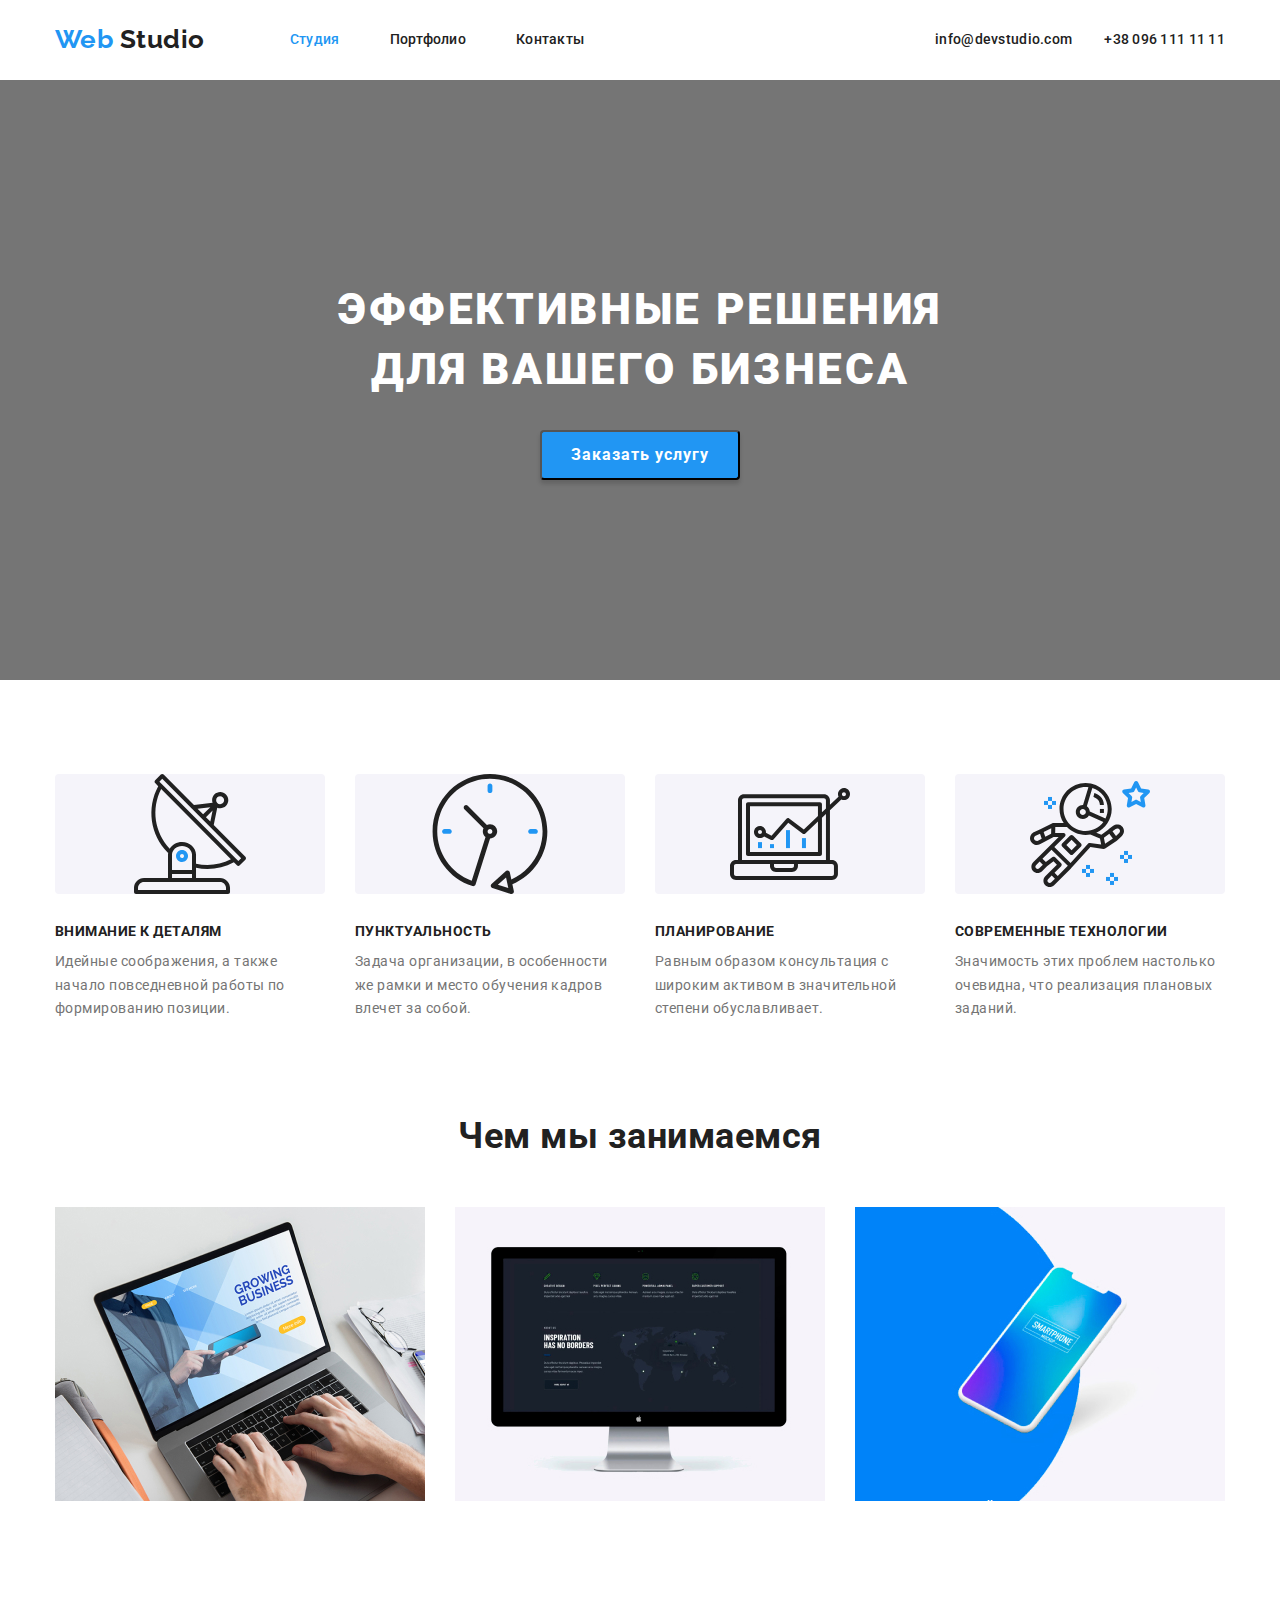
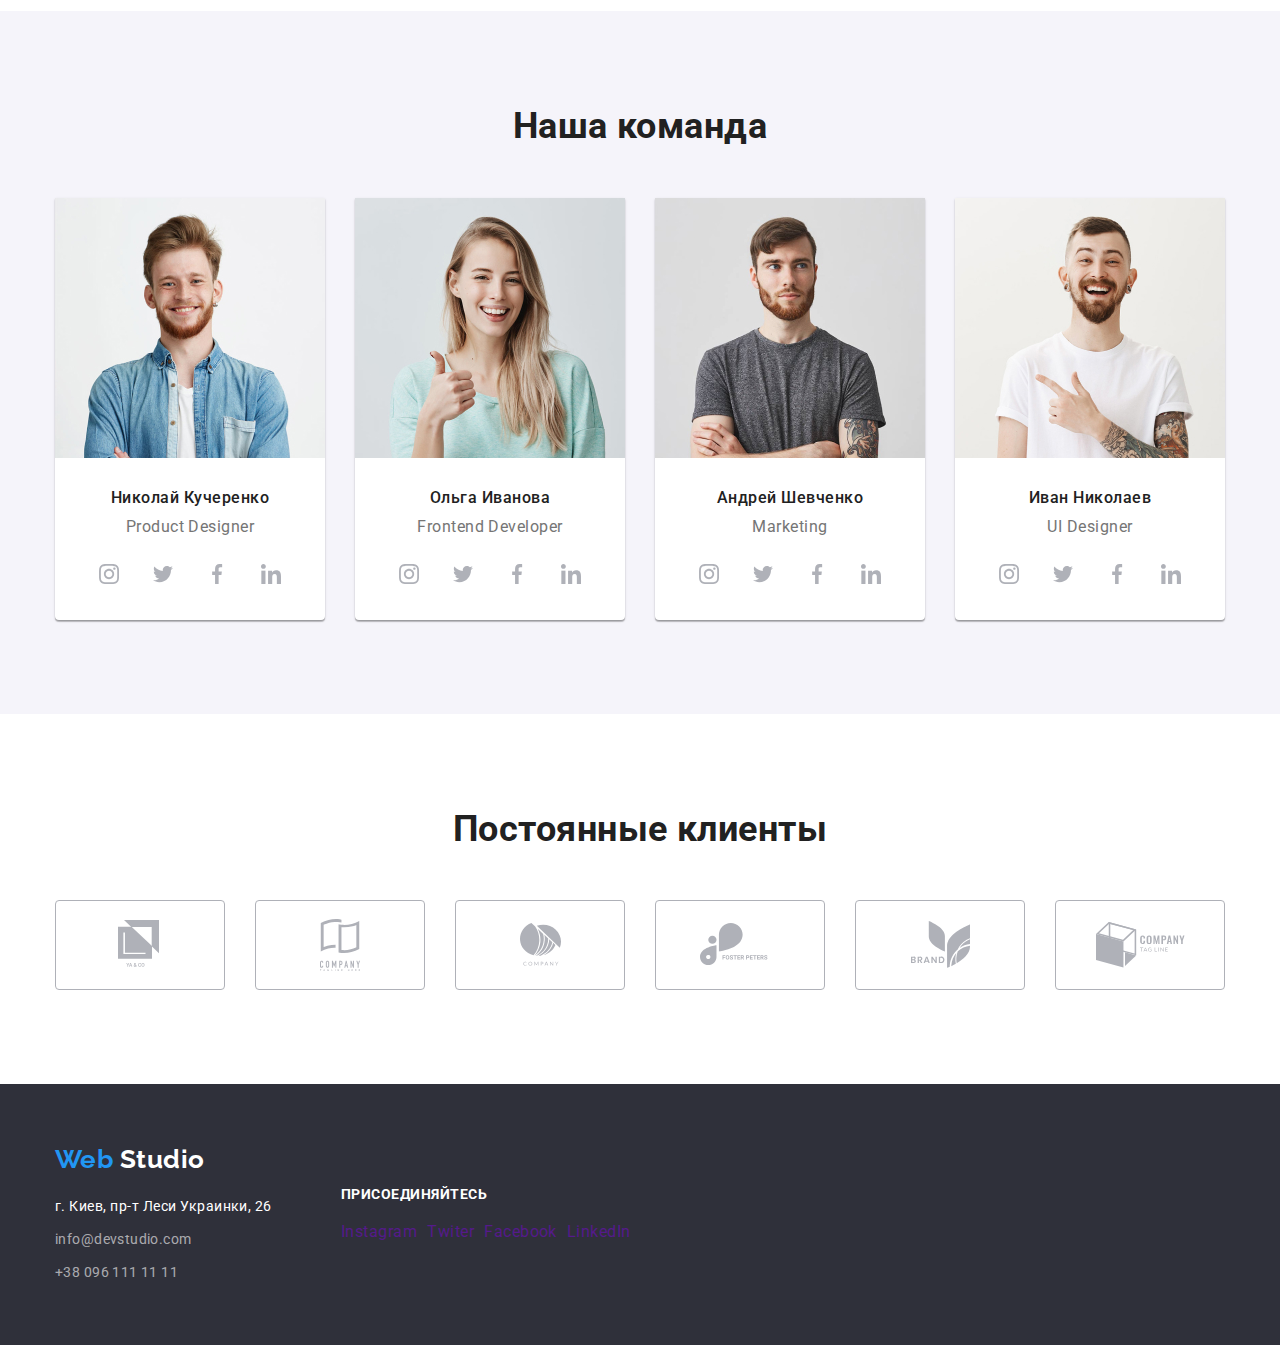
<file: index.html>
<!DOCTYPE html>
<html lang="ru">
  <head>
    <meta charset="UTF-8" />
    <meta name="viewport" content="width=device-width, initial-scale=1.0" />
    <title>Web Studio</title>
    <link
      href="https://fonts.googleapis.com/css2?family=Raleway:wght@700&family=Roboto:wght@400;500;700;900&display=swap"
      rel="stylesheet"
    />
    <link rel="stylesheet" href="./css/normalise.css" />
    <link rel="stylesheet" href="./css/style.css" />
  </head>
  <body class="page">
    <!--Шапка страницы-->
    <header>
      <div class="container main-nav">
        <div>
          <a class="logo" href="./index.html"
            >Web <span class="item">Studio</span></a
          >
        </div>
        <nav>
          <ul class="list site-nav">
            <li class="item">
              <a class="link focus" href="./index.html">Студия</a>
            </li>
            <li class="item">
              <a class="link" href="./portfolio.html" target="_blank"
                >Портфолио</a
              >
            </li>
            <li class="item"><a class="link" href="">Контакты</a></li>
          </ul>
        </nav>
        <ul class="mail list">
          <li class="item">
            <a class="link" href="mailto:info@devstudio.com"
              >info@devstudio.com</a
            >
          </li>
          <li class="item">
            <a class="link" href="tel:+380961111111">+38 096 111 11 11</a>
          </li>
        </ul>
      </div>
    </header>
    <main>
      <!--Герой страницы-->
      <section class="section hero">
        <div class="container">
          <h1 class="hero-title">
            Эффективные решения<br />
            для вашего бизнеса
          </h1>
          <button class="button">Заказать услугу</button>
        </div>
      </section>
      <!--наши преимущества -->
      <section class="section-advantages">
        <div class="container">
          <h2 class="section-title">Наши преимущества</h2>
          <ul class="list advantages">
            <li class="item">
              <div class="pictures">
                <img src="./image/antenna.svg" alt="антена" />
              </div>
              <h3 class="title">Внимание к деталям</h3>
              <p class="text">
                Идейные соображения, а также начало повседневной работы по
                формированию позиции.
              </p>
            </li>
            <li class="item">
              <div class="pictures">
                <img src="./image/clock.svg" alt="часы" />
              </div>
              <h3 class="title">Пунктуальность</h3>
              <p class="text">
                Задача организации, в особенности же рамки и место обучения
                кадров влечет за собой.
              </p>
            </li>
            <li class="item">
              <div class="pictures">
                <img src="./image/diagram.svg" alt="диограмма" />
              </div>
              <h3 class="title">Планирование</h3>
              <p class="text">
                Равным образом консультация с широким активом в значительной
                степени обуславливает.
              </p>
            </li>
            <li class="item">
              <div class="pictures">
                <img src="./image/astronaut.svg" alt="астронавт" />
              </div>
              <h3 class="title">Современные технологии</h3>
              <p class="text">
                Значимость этих проблем настолько очевидна, что реализация
                плановых заданий.
              </p>
            </li>
          </ul>
        </div>
      </section>
      <!-- Чем мы занимаемся -->
      <section class="section-works">
        <div class="container">
          <h2 class="section-title">Чем мы занимаемся</h2>
          <ul class="list works">
            <li class="item">
              <img
                src="./image/activity1.jpg"
                alt="Ноутбук"
                width="370"
                height="294"
              />
              <h3 class="title">десктопные приложения</h3>
            </li>
            <li class="item">
              <img
                src="./image/activity2.jpg"
                alt="Смартфон"
                width="370"
                height="294"
              />
              <h3 class="title">мобильные приложения</h3>
            </li>
            <li class="item">
              <img
                src="./image/activity3.jpg"
                alt="компьютер"
                width="370"
                height="294"
              />
              <h3 class="title">дизайнерские решения</h3>
            </li>
          </ul>
        </div>
      </section>
      <!-- Наша команда -->
      <section class="section-team">
        <div class="container">
          <h2 class="section-title">Наша команда</h2>
          <ul class="list team">
            <li class="item">
              <img
                class="photo"
                src="./image/foto1.jpg"
                alt="фото Николая"
                width="270"
                height="260"
              />
              <h3 class="title">Николай Кучеренко</h3>
              <p lang="en" class="text">Product Designer</p>
              <ul class="list social-networks">
                <li class="item-networks">
                  <a class="link" href="" aria-label="ссылка на инстаграм"
                    ><img src="./image/networks/instagram.svg" alt="инстаграм"
                  /></a>
                </li>
                <li class="item-networks">
                  <a class="link" href="" aria-label="ссылка на твитер"
                    ><img src="./image/networks/twitter.svg" alt="твитер" />
                  </a>
                </li>
                <li class="item-networks">
                  <a class="link" href="" aria-label="ссылка на фейсбук"
                    ><img src="./image/networks/facebook.svg" alt="фейсбук"
                  /></a>
                </li>
                <li class="item-networks">
                  <a class="link" href="" aria-label="ссылка на линкендин"
                    ><img src="./image/networks/linkedin.svg" alt="линкендин"
                  /></a>
                </li>
              </ul>
            </li>
            <li class="item">
              <img
                class="photo"
                src="./image/foto2.jpg"
                alt="фото Ольги"
                width="270"
                height="260"
              />
              <h3 class="title">Ольга Иванова</h3>
              <p lang="en" class="text">Frontend Developer</p>
              <ul class="list social-networks">
                <li class="item-networks">
                  <a class="link" href="" aria-label="ссылка на инстаграм"
                    ><img src="./image/networks/instagram.svg" alt="инстаграм"
                  /></a>
                </li>
                <li class="item-networks">
                  <a class="link" href="" aria-label="ссылка на твитер"
                    ><img src="./image/networks/twitter.svg" alt="твитер" />
                  </a>
                </li>
                <li class="item-networks">
                  <a class="link" href="" aria-label="ссылка на фейсбук"
                    ><img src="./image/networks/facebook.svg" alt="фейсбук"
                  /></a>
                </li>
                <li class="item-networks">
                  <a class="link" href="" aria-label="ссылка на линкендин"
                    ><img src="./image/networks/linkedin.svg" alt="линкендин"
                  /></a>
                </li>
              </ul>
            </li>
            <li class="item">
              <img
                class="photo"
                src="./image/foto3.jpg"
                alt="фото Андрея"
                width="270"
                height="260"
              />
              <h3 class="title">Андрей Шевченко</h3>
              <p lang="en" class="text">Marketing</p>
              <ul class="list social-networks">
                <li class="item-networks">
                  <a class="link" href="" aria-label="ссылка на инстаграм"
                    ><img src="./image/networks/instagram.svg" alt="инстаграм"
                  /></a>
                </li>
                <li class="item-networks">
                  <a class="link" href="" aria-label="ссылка на твитер"
                    ><img src="./image/networks/twitter.svg" alt="твитер" />
                  </a>
                </li>
                <li class="item-networks">
                  <a class="link" href="" aria-label="ссылка на фейсбук"
                    ><img src="./image/networks/facebook.svg" alt="фейсбук"
                  /></a>
                </li>
                <li class="item-networks">
                  <a class="link" href="" aria-label="ссылка на линкендин"
                    ><img src="./image/networks/linkedin.svg" alt="линкендин"
                  /></a>
                </li>
              </ul>
            </li>
            <li class="item">
              <img
                class="photo"
                src="./image/foto4.jpg"
                alt="фото Ивана"
                width="270"
                height="260"
              />
              <h3 class="title">Иван Николаев</h3>
              <p lang="en" class="text">UI Designer</p>
              <ul class="list social-networks">
                <li class="item-networks">
                  <a class="link" href="" aria-label="ссылка на инстаграм"
                    ><img src="./image/networks/instagram.svg" alt="инстаграм"
                  /></a>
                </li>
                <li class="item-networks">
                  <a class="link" href="" aria-label="ссылка на твитер"
                    ><img src="./image/networks/twitter.svg" alt="твитер" />
                  </a>
                </li>
                <li class="item-networks">
                  <a class="link" href="" aria-label="ссылка на фейсбук"
                    ><img src="./image/networks/facebook.svg" alt="фейсбук"
                  /></a>
                </li>
                <li class="item-networks">
                  <a class="link" href="" aria-label="ссылка на линкендин"
                    ><img src="./image/networks/linkedin.svg" alt="линкендин"
                  /></a>
                </li>
              </ul>
            </li>
          </ul>
        </div>
      </section>
      <!-- Постоянные клиенты -->
      <section class="section-customers">
        <div class="container">
          <h2 class="section-title">Постоянные клиенты</h2>
          <ul class="list customers">
            <li class="item">
              <a class="link" href=""
                ><img src="./image/logo1.svg" alt="logo-1"
              /></a>
            </li>
            <li class="item">
              <a class="link" href=""
                ><img src="./image/logo2.svg" alt="logo-2"
              /></a>
            </li>
            <li class="item">
              <a class="link" href=""
                ><img src="./image/logo3.svg" alt="logo-3"
              /></a>
            </li>
            <li class="item">
              <a class="link" href=""
                ><img src="./image/logo4.svg" alt="logo-4"
              /></a>
            </li>
            <li class="item">
              <a class="link" href=""
                ><img src="./image/logo5.svg" alt="logo-5"
              /></a>
            </li>
            <li class="item">
              <a class="link" href=""
                ><img src="./image/logo6.svg" alt="logo-6"
              /></a>
            </li>
          </ul>
        </div>
      </section>
    </main>
    <!-- Подвал сайта -->
    <footer class="footer">
      <div class="container">
        <div class="block-contaks">
          <a class="logo link" href="./index.html"
            >Web <span class="word">Studio</span></a
          >
          <address>
            <ul class="list">
              <li>
                <a
                  class="location link"
                  href="https://goo.gl/maps/NypTD91cG4czdafWA"
                  target="_blank"
                  >г. Киев, пр-т Леси Украинки, 26</a
                >
              </li>
              <li>
                <a class="contaks link mail" href="mailto:info@devstudio.com"
                  >info@devstudio.com</a
                >
              </li>
              <li>
                <a class="contaks link" href="tel:+380961111111"
                  >+38 096 111 11 11</a
                >
              </li>
            </ul>
          </address>
        </div>
        <div class="blok-action">
          <b class="action">присоединяйтесь</b>
          <ul class="list social-networks">
            <li class="item">
              <a class="link" href="" aria-label="ссылка на инстаграм"
                >Instagram</a
              >
            </li>
            <li class="item">
              <a class="link" href="" aria-label="ссылка на твитер">Twiter </a>
            </li>
            <li class="item">
              <a class="link" href="" aria-label="ссылка на фейсбук"
                >Facebook</a
              >
            </li>
            <li class="item">
              <a class="link" href="" aria-label="ссылка на линкендин"
                >LinkedIn</a
              >
            </li>
          </ul>
        </div>
      </div>
    </footer>
  </body>
</html>
</file>
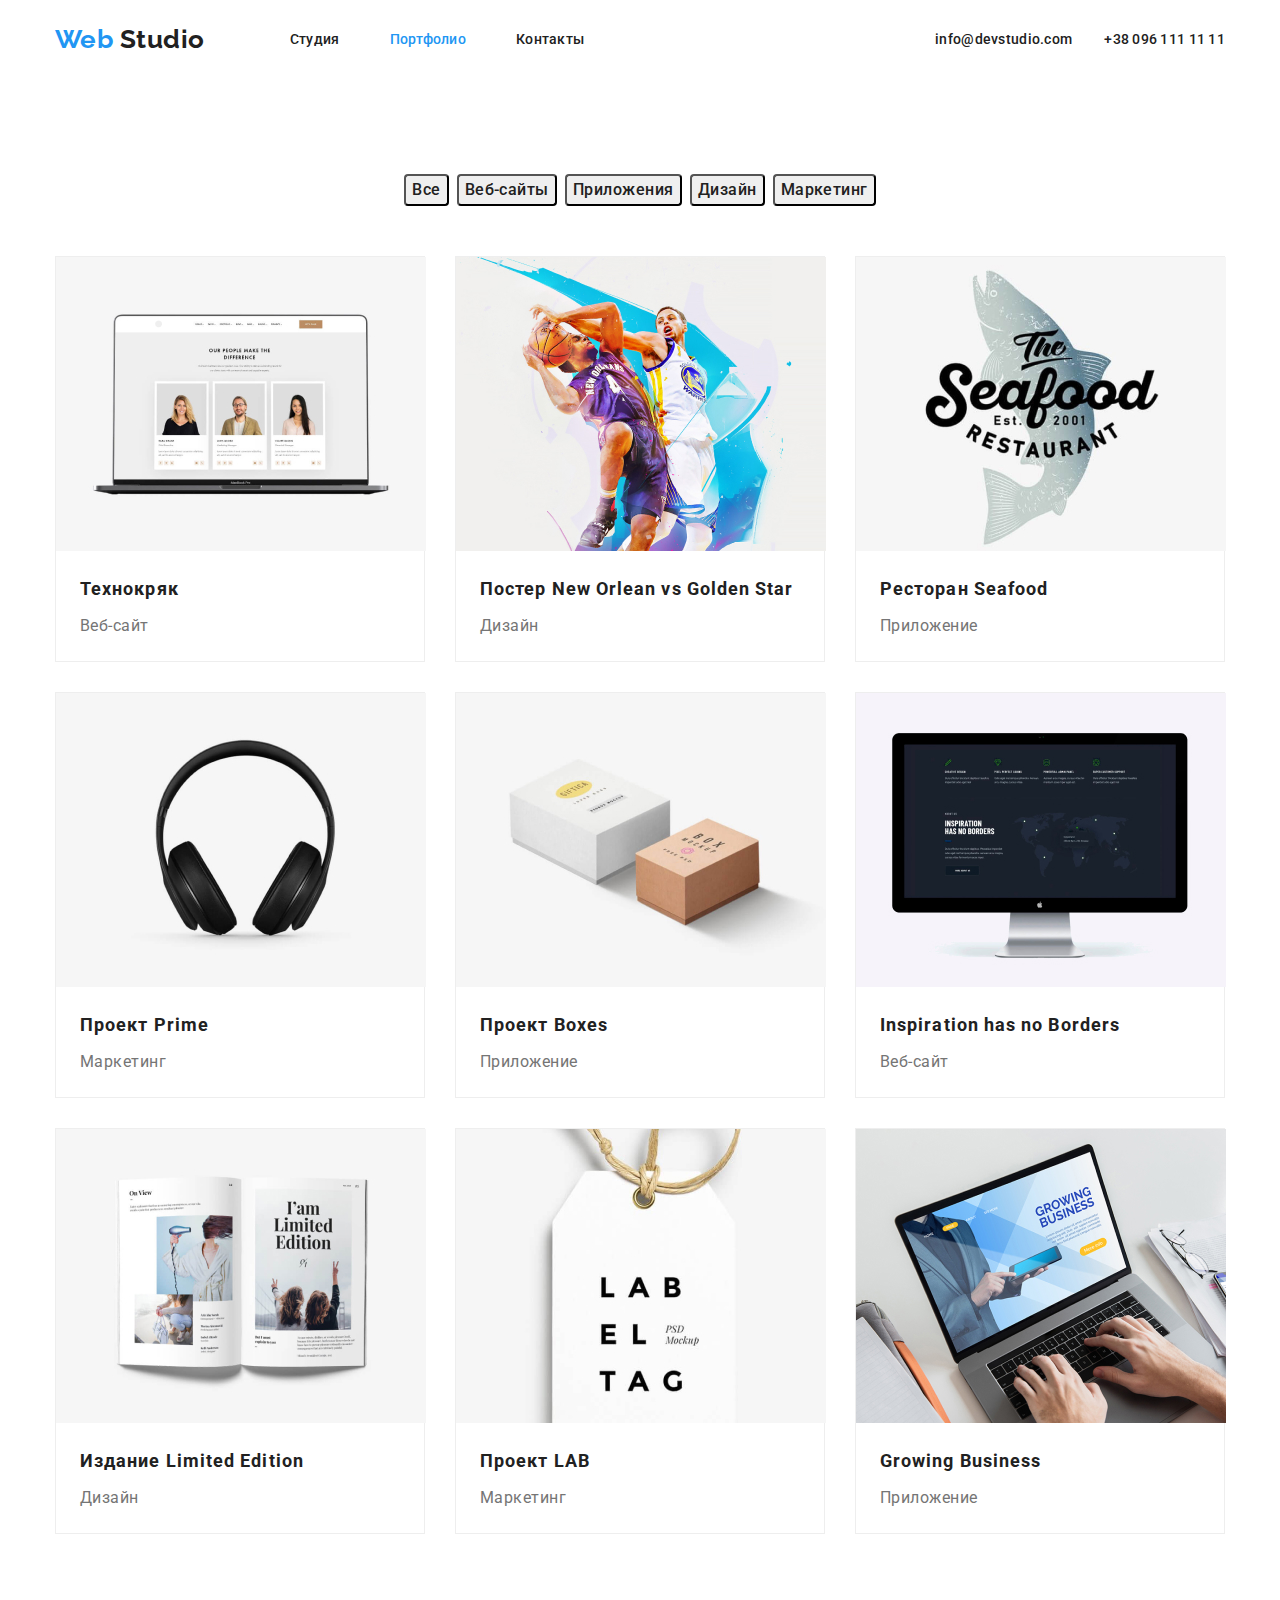
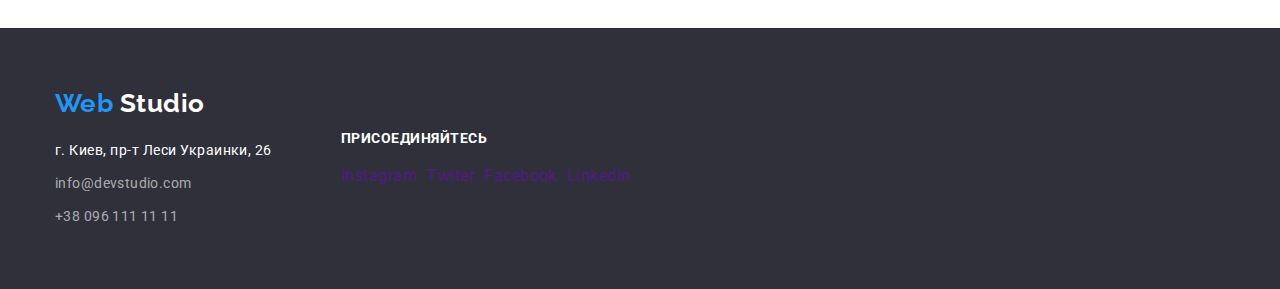
<file: portfolio.html>
<!DOCTYPE html>
<html lang="ru">
  <head>
    <meta charset="UTF-8" />
    <meta name="viewport" content="width=device-width, initial-scale=1.0" />
    <title>Портфолио</title>
    <link
      href="https://fonts.googleapis.com/css2?family=Raleway:wght@700&family=Roboto:wght@400;500;700;900&display=swap"
      rel="stylesheet"
    />
    <link rel="stylesheet" href="./css/normalise.css" />
    <link rel="stylesheet" href="./css/style.css" />
  </head>

  <body class="page">
    <!--Шапка страницы-->
    <header>
      <div class="container main-nav">
        <div>
          <a class="logo" href="./index.html"
            >Web <span class="item">Studio</span></a
          >
        </div>
        <nav>
          <ul class="list site-nav">
            <li class="item">
              <a class="link" href="./index.html">Студия</a>
            </li>
            <li class="item focus">
              <a class="link focus" href="./portfolio.html" target="_blank"
                >Портфолио</a
              >
            </li>
            <li class="item"><a class="link" href="">Контакты</a></li>
          </ul>
        </nav>
        <ul class="mail list">
          <li class="item">
            <a class="link" href="mailto:info@devstudio.com"
              >info@devstudio.com</a
            >
          </li>
          <li class="item">
            <a class="link" href="tel:+380961111111">+38 096 111 11 11</a>
          </li>
        </ul>
      </div>
    </header>
    <!-- наполнение сайта -->
    <main class="section-portfolio">
      <div class="container">
        <h1 class="title-portfolio">Наши проекты</h1>
        <ul class="strainer list">
          <li class="item"><button type="button" class="radio-button">Все</button></li>
          <li class="item"><button type="button" class="radio-button">Веб-сайты</button></li>
          <li class="item"><button type="button" class="radio-button">Приложения</button></li>
          <li class="item"><button type="button" class="radio-button">Дизайн</button></li>
          <li class="item"><button type="button" class="radio-button">Маркетинг</button></li>
        </ul>
        <ul class="projects list">
          <li class="item">
            <a class="link" href=""
              ><img
                src="./image/foto-projekt/img.jpg"
                alt="Фото сайта"
                width="370"
                height="294"
              />
              <h2 class="title">Технокряк</h2>
              <p class="imet">Веб-сайт</p>
              <p class="text">
                Технокряк это современная площадка распространения коронавируса.
                Компании используют эту платформу для цифрового шпионажа и атак
                на защищённые сервера конкурентов.
              </p>
            </a>
          </li>
          <li class="item">
            <a class="link" href=""
              ><img
                src="./image/foto-projekt/img-1.jpg"
                alt="Баскетболисты"
                width="370"
                height="294"
              />
              <h2 class="title">Постер New Orlean vs Golden Star</h2>
              <p class="imet">Дизайн</p>
              <p class="text">
                Технокряк это современная площадка распространения коронавируса.
                Компании используют эту платформу для цифрового шпионажа и атак
                на защищённые сервера конкурентов.
              </p>
            </a>
          </li>
          <li class="item">
            <a class="link" href=""
              ><img
                src="./image/foto-projekt/img-2.jpg"
                alt="Логоти ресторана"
                width="370"
                height="294"
              />
              <h2 class="title">Ресторан Seafood</h2>
              <p class="imet">Приложение</p>
              <p class="text">
              Технокряк это современная площадка распространения коронавируса.
              Компании используют эту платформу для цифрового шпионажа и атак
              на защищённые сервера конкурентов.
              </p>
            </a>
          </li>
          <li class="item">
            <a class="link" href=""
              ><img
                src="./image/foto-projekt/img-3.jpg"
                alt="Наушники"
                width="370"
                height="294"
              />
              <h2 class="title">Проект Prime</h2>
              <p class="imet">Маркетинг</p>
               <p class="text">
                Технокряк это современная площадка распространения коронавируса.
                Компании используют эту платформу для цифрового шпионажа и атак
                на защищённые сервера конкурентов.
              </p>
            </a>
          </li>
          <li class="item">
            <a class="link" href=""
              ><img
                src="./image/foto-projekt/img-4.jpg"
                alt="Коробки"
                width="370"
                height="294"
              />
              <h2 class="title">Проект Boxes</h2>
              <p class="imet">Приложение</p>
              <p class="text">
                Технокряк это современная площадка распространения коронавируса.
                Компании используют эту платформу для цифрового шпионажа и атак
                на защищённые сервера конкурентов.
              </p>
            </a>
          </li>
          <li class="item">
            <a class="link" href=""
              ><img
                src="./image/foto-projekt/img-5.jpg"
                alt="Фото сайта"
                width="370"
                height="294"
              />
              <h2 class="title">Inspiration has no Borders</h2>
              <p class="imet">Веб-сайт</p>
              <p class="text">
                Технокряк это современная площадка распространения коронавируса.
                Компании используют эту платформу для цифрового шпионажа и атак
                на защищённые сервера конкурентов.
              </p>
            </a>
          </li>
          <li class="item">
            <a class="link" href=""
              ><img
                src="./image/foto-projekt/img-6.jpg"
                alt="Страница журнала"
                width="370"
                height="294"
              />
              <h2 class="title">Издание Limited Edition</h2>
              <p class="imet">Дизайн</p>
              <p class="text">
                Технокряк это современная площадка распространения коронавируса.
                Компании используют эту платформу для цифрового шпионажа и атак
                на защищённые сервера конкурентов.
              </p>
            </a>
          </li>
          <li class="item">
            <a class="link" href=""
              ><img
                src="./image/foto-projekt/img-7.jpg"
                alt="Бирка"
                width="370"
                height="294"
              />
              <h2 class="title">Проект LAB</h2>
              <p class="imet">Маркетинг</p>
              <p class="text">
                Технокряк это современная площадка распространения коронавируса.
                Компании используют эту платформу для цифрового шпионажа и атак
                на защищённые сервера конкурентов.
              </p>
            </a>
          </li>
          <li class="item">
            <a class="link" href=""
              ><img
                src="./image/foto-projekt/img-8.jpg"
                alt="Десктопное приложение"
                width="370"
                height="294"
              />
              <h2 class="title">Growing Business</h2>
              <p class="imet">Приложение</p>
              <p class="text">
                Технокряк это современная площадка распространения коронавируса.
                Компании используют эту платформу для цифрового шпионажа и атак
                на защищённые сервера конкурентов.
              </p>
            </a>
          </li>
        </ul>
      </div>
    </main>
    <!-- Подвал сайта -->
      <footer class="footer">
        <div class="container">
          <div class="block-contaks">
            <a class="logo link" href="./index.html">Web <span class="word">Studio</span></a>
            <address>
              <ul class="list">
                <li>
                  <a class="location link" href="https://goo.gl/maps/NypTD91cG4czdafWA" target="_blank">г. Киев, пр-т Леси
                    Украинки, 26</a>
                </li>
                <li>
                  <a class="contaks link mail" href="mailto:info@devstudio.com">info@devstudio.com</a>
                </li>
                <li>
                  <a class="contaks link" href="tel:+380961111111">+38 096 111 11 11</a>
                </li>
              </ul>
            </address>
          </div>
          <div class="blok-action">
            <b class="action">присоединяйтесь</b>
            <ul class="list social-networks">
              <li class="item">
                <a class="link" href="" aria-label="ссылка на инстаграм">Instagram</a>
              </li>
              <li class="item">
                <a class="link" href="" aria-label="ссылка на твитер">Twiter </a>
              </li>
              <li class="item">
                <a class="link" href="" aria-label="ссылка на фейсбук">Facebook</a>
              </li>
              <li class="item">
                <a class="link" href="" aria-label="ссылка на линкендин">LinkedIn</a>
              </li>
            </ul>
          </div>
        </div>
      </footer>
</html>
</file>
<file: css/style.css>
html {
  box-sizing: border-box;
}
*,
*::before,
*::after {
  box-sizing: inherit;
}
:root {
  --primary-text-color: #757575;
  --title-text-color: #212121;
  --accent-color: #2196f3;
  --bg-color: #fff;
  --footer-bg-color: #2f303a;
  --footer-contaks-color: rgba(255, 255, 255, 0.6);
  --team-bg-color: #f5f4fa;
  --border-projekt: #eeeeee;
}
/* утилиты */
address {
  font-style: normal;
}
img {
  display: block;
  margin: 0;
}
.page {
  margin: 0;
  color: var(--primary-text-color);
  background-color: var(--bg-color);
  font-family: Roboto, sans-serif;
  letter-spacing: 0.03em;
}
.container {
  width: 1200px;
  padding-left: 15px;
  padding-right: 15px;
  margin: 0 auto;
}
/* подсветка в навигации */
.site-nav a.focus {
  color: var(--accent-color);
}
/* точки списка */
.list {
  list-style: none;
  padding: 0;
  margin: 0;
}
/* работа ссылок */
a.link {
  text-decoration: none;
  display: block;
}
a.link:hover,
a.link:focus {
  color: var(--accent-color);
}
/* утилиты! */
/* логотип */
.logo {
  color: var(--accent-color);
  font-family: Raleway, sans-serif;
  font-weight: 700;
  font-size: 26px;
  line-height: 1.2;
  text-decoration: none;
}
.logo .item {
  color: var(--title-text-color);
}
/* навигация сайта */
.main-nav {
  display: flex;
  align-items: center;
}
.site-nav {
  display: flex;
  margin-left: 85px;
}
.site-nav .item:not(:last-child) {
  margin-right: 50px;
}
.site-nav .link {
  display: block;
  padding-top: 32px;
  padding-bottom: 32px;

  color: var(--title-text-color);
  font-weight: 500;
  font-size: 14px;
  line-height: 1.14;
  letter-spacing: 0.02em;
}
.mail {
  display: flex;
  margin-left: auto;
}
.mail .item:not(:last-child) {
  margin-right: 32px;
}
.mail .link {
  color: var(--title-text-color);
  font-weight: 500;
  font-size: 14px;
  line-height: 1.14;
  letter-spacing: 0.02em;
}
/* тело страницы */
/*герой страницы*/
.hero {
  padding-top: 200px;
  padding-bottom: 200px;
  background-color: var(--primary-text-color);
  text-align: center;
}
.hero-title {
  margin-top: 0;
  margin-bottom: 30px;
  padding: 0;

  font-weight: 900;
  font-size: 44px;
  line-height: 1.36;
  letter-spacing: 0.06em;
  text-transform: uppercase;
  color: var(--bg-color);
}
.button {
  box-shadow: 0px 4px 4px rgba(0, 0, 0, 0.15);
  border-radius: 4px;
  background-color: var(--accent-color);
  width: 200px;
  height: 50px;
  font-weight: 700;
  font-size: 16px;
  line-height: 1.87;
  letter-spacing: 0.06em;
  color: var(--bg-color);
}
/* Заголовки секций */
.section-title {
  margin-top: 0;
  margin-bottom: 50px;
  font-weight: 700;
  font-size: 36px;
  line-height: 1.17;
  text-align: center;
  color: var(--title-text-color);
}
.title {
  margin-top: 0;
  margin-bottom: 10px;
}
/* Наши преимущества */
.section-advantages {
  padding-top: 94px;
  padding-bottom: 47px;
}
.advantages .pictures {
  margin-bottom: 30px;
  display: flex;
  width: 270px;
  height: 120px;
  justify-content: center;
  border-radius: 4px;
  background-color: var(--team-bg-color);
}
.advantages {
  display: flex;
}
.advantages .item {
  width: calc((100%-90px) / 4);
  margin-right: 30px;
}
.advantages .item:nth-child(4n) {
  margin-right: 0;
}
.advantages .title {
  font-weight: 700;
  font-size: 14px;
  line-height: 1.14;
  text-transform: uppercase;
  color: var(--title-text-color);
}
.advantages .text {
  margin-top: 0;
  margin-bottom: 0;
  font-size: 14px;
  line-height: 1.71;
}
/* невидимый заголовок */
.section-advantages .section-title {
  display: none;
}
/* Чем мы занимаемся */
.section-works {
  padding-bottom: 94px;
  padding-top: 47px;
}
.works {
  display: flex;
}
.works .item {
  width: calc((100%-60px) / 3);
  margin-right: 30px;
}
.works .advantages.item:nth-child(3n) {
  margin-right: 0;
}
.works .title {
  margin-bottom: 0;
  font-weight: 700;
  font-size: 14px;
  line-height: 1.14;
  text-align: center;
  text-transform: uppercase;
  color: var(--bg-color);
}
/* Наша команда */
.team {
  display: flex;
}
.photo {
  margin-bottom: 30px;
}
.team .item {
  padding-bottom: 24px;
  width: calc((100%-90px) / 4);
  margin-right: 30px;
  background: var(--bg-color);
  /* material shadow v1 */
  box-shadow: 0px 2px 1px rgba(0, 0, 0, 0.2), 0px 1px 1px rgba(0, 0, 0, 0.14),
    0px 1px 3px rgba(0, 0, 0, 0.12);
  border-radius: 0px 0px 4px 4px;
}
.team .item:nth-child(4n) {
  margin-right: 0;
}
.team .title {
  font-weight: 500;
  font-size: 16px;
  line-height: 1.19;
  text-align: center;
  color: var(--title-text-color);
}
.team .text {
  margin-top: 0;
  margin-bottom: 16px;
  font-size: 16px;
  line-height: 1.19;
  text-align: center;
}
.section-team {
  background-color: var(--team-bg-color);
}
/* стилизация соц-сетей */
.team .social-networks {
  display: flex;
  justify-content: center;
  padding-left: 32px;
  padding-right: 32px;
}
.team .social-networks .item-networks {
  width: calc((100%-30px) / 4);
  margin-right: 10px;
}
.team .social-networks .item-networks:nth-child(4n) {
  margin-right: 0;
}
.section-team,
.section-customers {
  padding-top: 94px;
  padding-bottom: 94px;
}
/* постоянные клиенты */
.customers {
  display: flex;
}
.customers .item {
  width: calc((100%-150px) / 6);

  margin-right: 30px;
}
.customers .item:nth-child(6n) {
  margin-right: 0;
}
.customers .link {
  display: flex;
  width: 170px;
  height: 90px;
  justify-content: center;
  align-items: center;
  border: 1px solid #afb1b8;
  box-sizing: border-box;
  border-radius: 4px;
}
/* подвал страницы */
.footer {
  background-color: var(--footer-bg-color);
  padding-top: 60px;
  padding-bottom: 60px;
}
/* логотип в футере */
.footer .logo {
  display: block;
  margin-bottom: 20px;
}
.footer .word {
  color: var(--bg-color);
}
.footer .location {
  display: block;
  margin-bottom: 9px;
  font-size: 14px;
  line-height: 1.71;
  color: var(--bg-color);
}
.footer .contaks {
  font-family: var(--main-font);
  font-size: 14px;
  line-height: 1.71;
  letter-spacing: 0.03em;
  color: var(--footer-contaks-color);
}
.footer .mail {
  display: block;
  margin-bottom: 9px;
}
.action {
  display: block;
  margin-bottom: 20px;
  font-weight: 700;
  font-size: 14px;
  line-height: 1.14;
  text-transform: uppercase;
  color: var(--bg-color);
}
.footer .container {
  display: flex;
  align-items: center;
}
.block-contaks {
  margin-right: 69px;
}
.social-networks {
  display: flex;
  justify-content: center;
}
.social-networks .item {
  width: calc((100%-30px) / 4);
  margin-right: 10px;
}
.social-networks .item:nth-child(4n) {
  margin-right: 0;
}
/* страница портфолио */
.title-portfolio {
  display: none;
}
/* заголовок портфолио */
.section-portfolio {
  padding-top: 94px;
  padding-bottom: 94px;
}
.strainer {
  display: flex;
  justify-content: center;
  margin-bottom: 50px;
}
.strainer .item {
  margin-right: 8px;
}
.strainer .item:last-child {
  margin-right: 0;
}
.strainer .radio-button {
  border-radius: 4px;
  font-weight: 500;
  font-size: 16px;
  line-height: 1.62;
  text-align: center;
  letter-spacing: 0.03em;
  color: var(--title-text-color);
}
.projects {
  display: flex;
  flex-wrap: wrap;
}
.projects .item {
  width: calc((100% - 60px) / 3);
  margin-right: 30px;
  margin-bottom: 30px;
}
.projects .link {
  border: 1px solid var(--border-projekt);
  box-sizing: border-box;
}
.projects .item:nth-child(3n) {
  margin-right: 0;
}
.projects .item:nth-last-child(-n + 3) {
  margin-bottom: 0;
}
.projects .title {
  padding-left: 24px;
  margin-top: 20px;
  margin-bottom: 4px;
  font-weight: 700;
  font-size: 18px;
  line-height: 2;
  letter-spacing: 0.06em;
  color: var(--title-text-color);
}
.projects .text {
  display: none;
  margin: 0;
  font-size: 18px;
  line-height: 1.56;
  letter-spacing: 0.03em;
  color: var(--bg-color);
}
.projects .imet {
  padding-left: 24px;
  margin-top: 0;
  margin-bottom: 20px;
  font-size: 16px;
  line-height: 1.87;
  letter-spacing: 0.03em;
  color: var(--primary-text-color);
}
</file>
<file: css/normalise.css>
/*! normalize.css v8.0.1 | MIT License | github.com/necolas/normalize.css */

/* Document
   ========================================================================== */

/**
 * 1. Correct the line height in all browsers.
 * 2. Prevent adjustments of font size after orientation changes in iOS.
 */

html {
  line-height: 1.15; /* 1 */
  -webkit-text-size-adjust: 100%; /* 2 */
}

/* Sections
   ========================================================================== */

/**
 * Remove the margin in all browsers.
 */

body {
  margin: 0;
}

/**
 * Render the `main` element consistently in IE.
 */

main {
  display: block;
}

/**
 * Correct the font size and margin on `h1` elements within `section` and
 * `article` contexts in Chrome, Firefox, and Safari.
 */

h1 {
  font-size: 2em;
  margin: 0.67em 0;
}

/* Grouping content
   ========================================================================== */

/**
 * 1. Add the correct box sizing in Firefox.
 * 2. Show the overflow in Edge and IE.
 */

hr {
  box-sizing: content-box; /* 1 */
  height: 0; /* 1 */
  overflow: visible; /* 2 */
}

/**
 * 1. Correct the inheritance and scaling of font size in all browsers.
 * 2. Correct the odd `em` font sizing in all browsers.
 */

pre {
  font-family: monospace, monospace; /* 1 */
  font-size: 1em; /* 2 */
}

/* Text-level semantics
   ========================================================================== */

/**
 * Remove the gray background on active links in IE 10.
 */

a {
  background-color: transparent;
}

/**
 * 1. Remove the bottom border in Chrome 57-
 * 2. Add the correct text decoration in Chrome, Edge, IE, Opera, and Safari.
 */

abbr[title] {
  border-bottom: none; /* 1 */
  text-decoration: underline; /* 2 */
  text-decoration: underline dotted; /* 2 */
}

/**
 * Add the correct font weight in Chrome, Edge, and Safari.
 */

b,
strong {
  font-weight: bolder;
}

/**
 * 1. Correct the inheritance and scaling of font size in all browsers.
 * 2. Correct the odd `em` font sizing in all browsers.
 */

code,
kbd,
samp {
  font-family: monospace, monospace; /* 1 */
  font-size: 1em; /* 2 */
}

/**
 * Add the correct font size in all browsers.
 */

small {
  font-size: 80%;
}

/**
 * Prevent `sub` and `sup` elements from affecting the line height in
 * all browsers.
 */

sub,
sup {
  font-size: 75%;
  line-height: 0;
  position: relative;
  vertical-align: baseline;
}

sub {
  bottom: -0.25em;
}

sup {
  top: -0.5em;
}

/* Embedded content
   ========================================================================== */

/**
 * Remove the border on images inside links in IE 10.
 */

img {
  border-style: none;
}

/* Forms
   ========================================================================== */

/**
 * 1. Change the font styles in all browsers.
 * 2. Remove the margin in Firefox and Safari.
 */

button,
input,
optgroup,
select,
textarea {
  font-family: inherit; /* 1 */
  font-size: 100%; /* 1 */
  line-height: 1.15; /* 1 */
  margin: 0; /* 2 */
}

/**
 * Show the overflow in IE.
 * 1. Show the overflow in Edge.
 */

button,
input {
  /* 1 */
  overflow: visible;
}

/**
 * Remove the inheritance of text transform in Edge, Firefox, and IE.
 * 1. Remove the inheritance of text transform in Firefox.
 */

button,
select {
  /* 1 */
  text-transform: none;
}

/**
 * Correct the inability to style clickable types in iOS and Safari.
 */

button,
[type="button"],
[type="reset"],
[type="submit"] {
  -webkit-appearance: button;
}

/**
 * Remove the inner border and padding in Firefox.
 */

button::-moz-focus-inner,
[type="button"]::-moz-focus-inner,
[type="reset"]::-moz-focus-inner,
[type="submit"]::-moz-focus-inner {
  border-style: none;
  padding: 0;
}

/**
 * Restore the focus styles unset by the previous rule.
 */

button:-moz-focusring,
[type="button"]:-moz-focusring,
[type="reset"]:-moz-focusring,
[type="submit"]:-moz-focusring {
  outline: 1px dotted ButtonText;
}

/**
 * Correct the padding in Firefox.
 */

fieldset {
  padding: 0.35em 0.75em 0.625em;
}

/**
 * 1. Correct the text wrapping in Edge and IE.
 * 2. Correct the color inheritance from `fieldset` elements in IE.
 * 3. Remove the padding so developers are not caught out when they zero out
 *    `fieldset` elements in all browsers.
 */

legend {
  box-sizing: border-box; /* 1 */
  color: inherit; /* 2 */
  display: table; /* 1 */
  max-width: 100%; /* 1 */
  padding: 0; /* 3 */
  white-space: normal; /* 1 */
}

/**
 * Add the correct vertical alignment in Chrome, Firefox, and Opera.
 */

progress {
  vertical-align: baseline;
}

/**
 * Remove the default vertical scrollbar in IE 10+.
 */

textarea {
  overflow: auto;
}

/**
 * 1. Add the correct box sizing in IE 10.
 * 2. Remove the padding in IE 10.
 */

[type="checkbox"],
[type="radio"] {
  box-sizing: border-box; /* 1 */
  padding: 0; /* 2 */
}

/**
 * Correct the cursor style of increment and decrement buttons in Chrome.
 */

[type="number"]::-webkit-inner-spin-button,
[type="number"]::-webkit-outer-spin-button {
  height: auto;
}

/**
 * 1. Correct the odd appearance in Chrome and Safari.
 * 2. Correct the outline style in Safari.
 */

[type="search"] {
  -webkit-appearance: textfield; /* 1 */
  outline-offset: -2px; /* 2 */
}

/**
 * Remove the inner padding in Chrome and Safari on macOS.
 */

[type="search"]::-webkit-search-decoration {
  -webkit-appearance: none;
}

/**
 * 1. Correct the inability to style clickable types in iOS and Safari.
 * 2. Change font properties to `inherit` in Safari.
 */

::-webkit-file-upload-button {
  -webkit-appearance: button; /* 1 */
  font: inherit; /* 2 */
}

/* Interactive
   ========================================================================== */

/*
 * Add the correct display in Edge, IE 10+, and Firefox.
 */

details {
  display: block;
}

/*
 * Add the correct display in all browsers.
 */

summary {
  display: list-item;
}

/* Misc
   ========================================================================== */

/**
 * Add the correct display in IE 10+.
 */

template {
  display: none;
}

/**
 * Add the correct display in IE 10.
 */

[hidden] {
  display: none;
}
</file>
